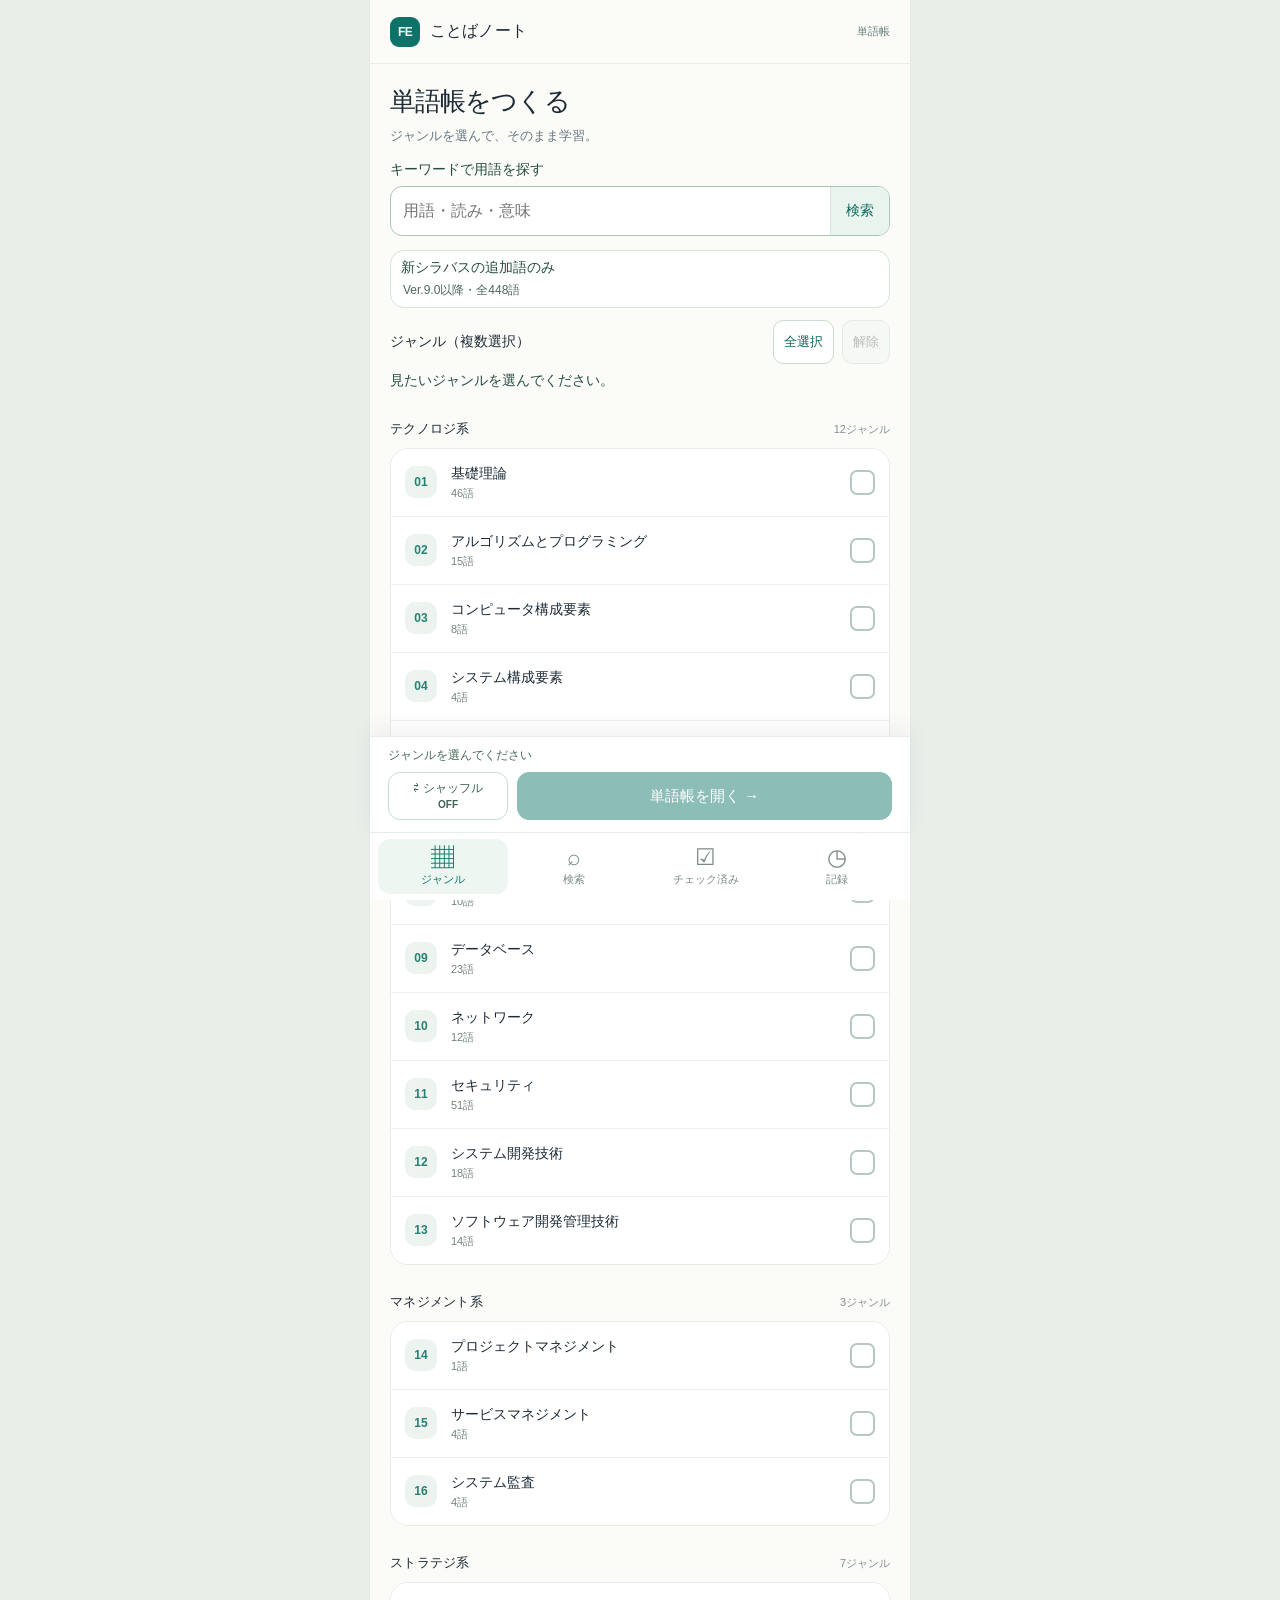
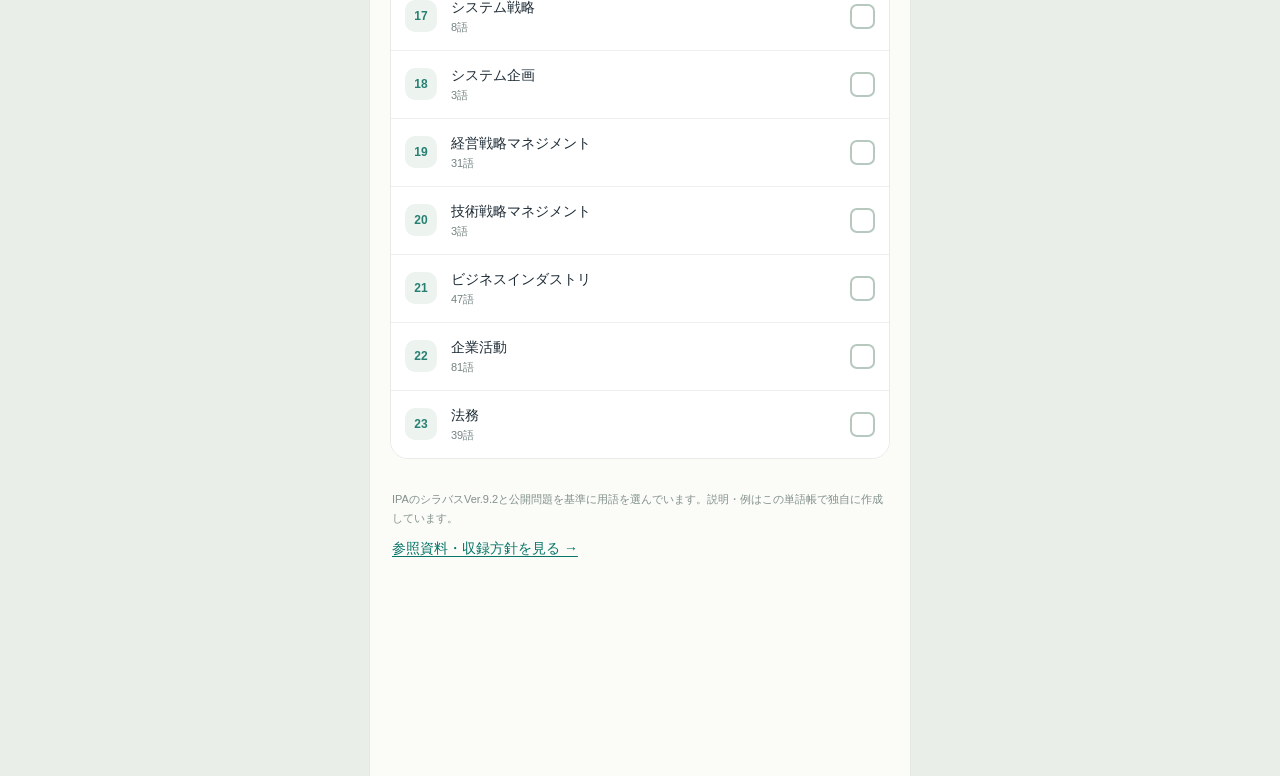
<file: index.html>
<!doctype html>
<html lang="ja">
  <head>
    <meta charset="UTF-8" />
    <meta name="viewport" content="width=device-width, initial-scale=1, viewport-fit=cover" />
    <meta name="theme-color" content="#f7f7f2" />
    <meta name="description" content="基本情報技術者試験の用語をジャンル別に確認できるスマホ用単語帳" />
    <title>FE ことばノート</title>
    <link rel="stylesheet" href="./css/style.css" />
    <script src="./data/terms.js" defer></script>
    <script src="./data/descriptions.js" defer></script>
    <script src="./data/diagrams.js" defer></script>
    <script src="./js/app.js" defer></script>
  </head>
  <body>
    <div class="app-shell">
      <header class="app-header" id="app-header"></header>
      <main id="app-main" tabindex="-1"></main>
      <nav class="bottom-nav" id="bottom-nav" aria-label="メインメニュー"></nav>
      <div class="toast" id="toast" role="status" aria-live="polite"></div>
    </div>
  </body>
</html>
</file>
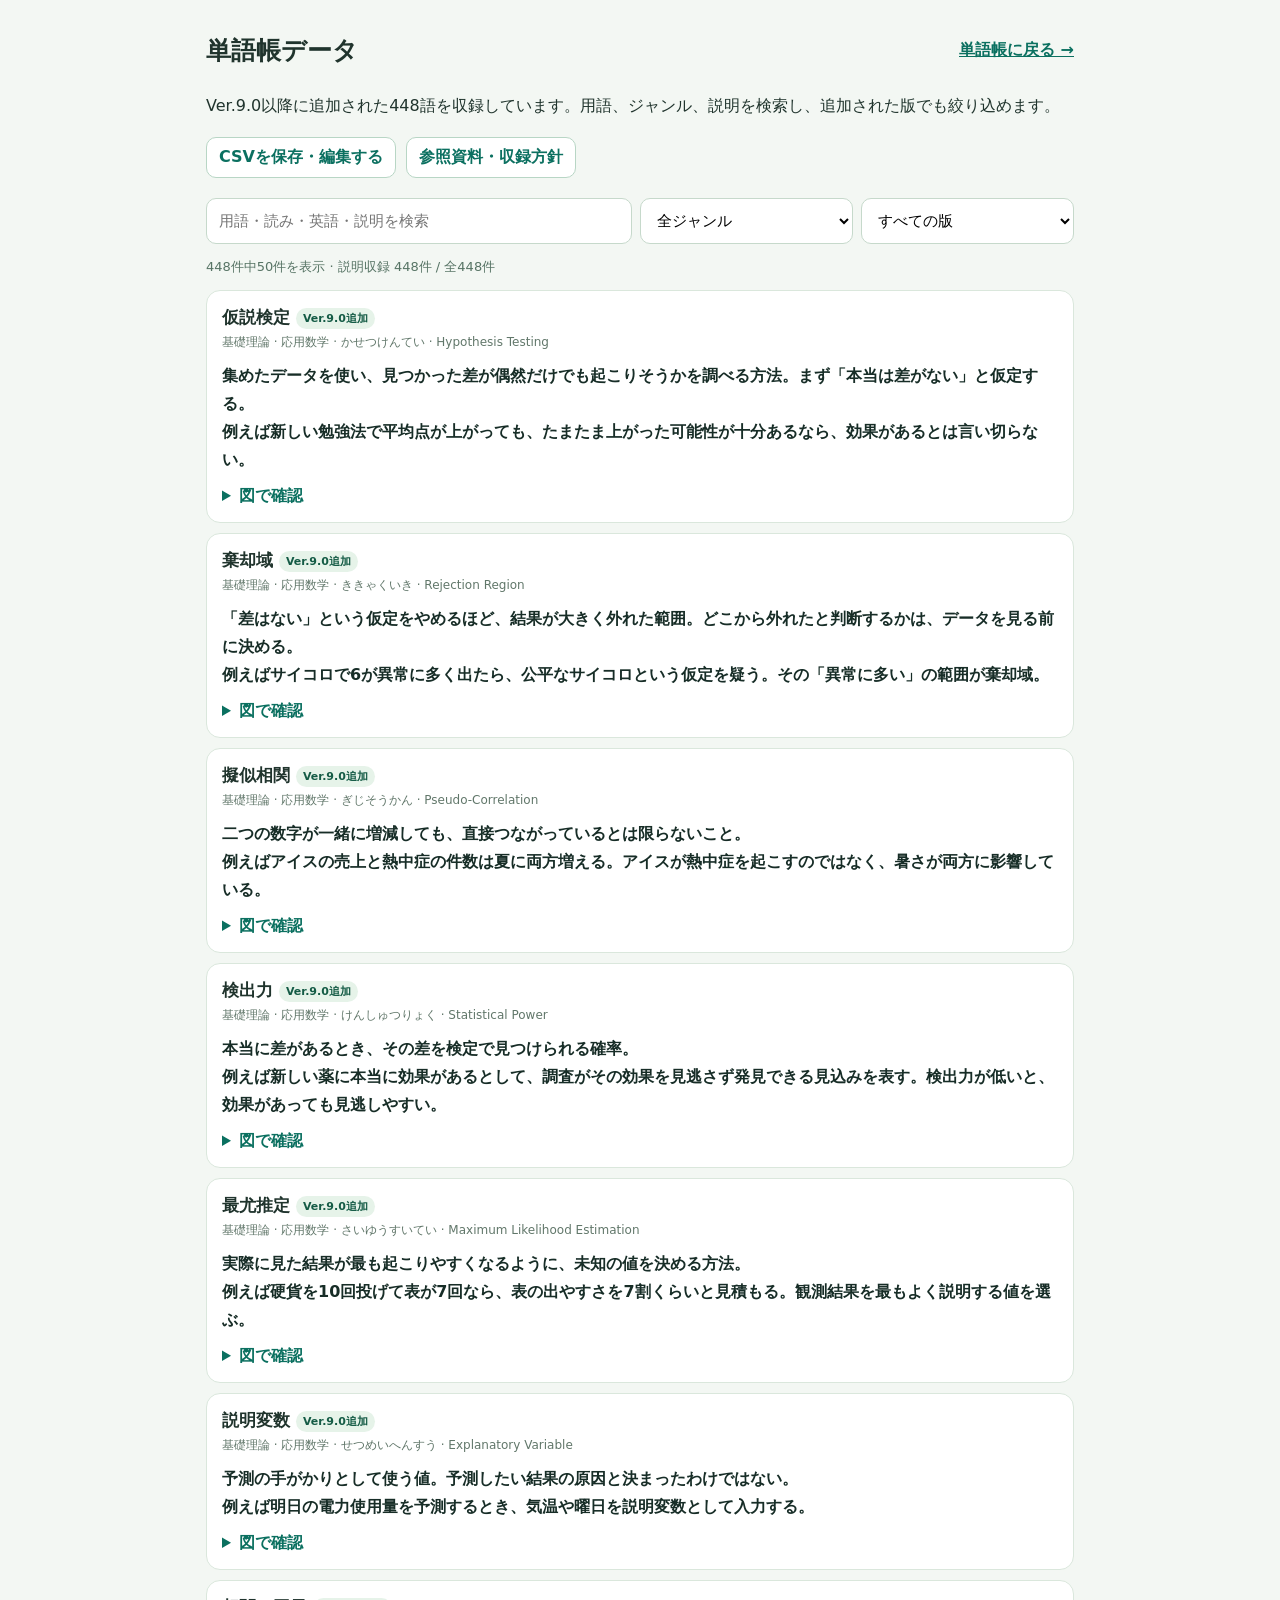
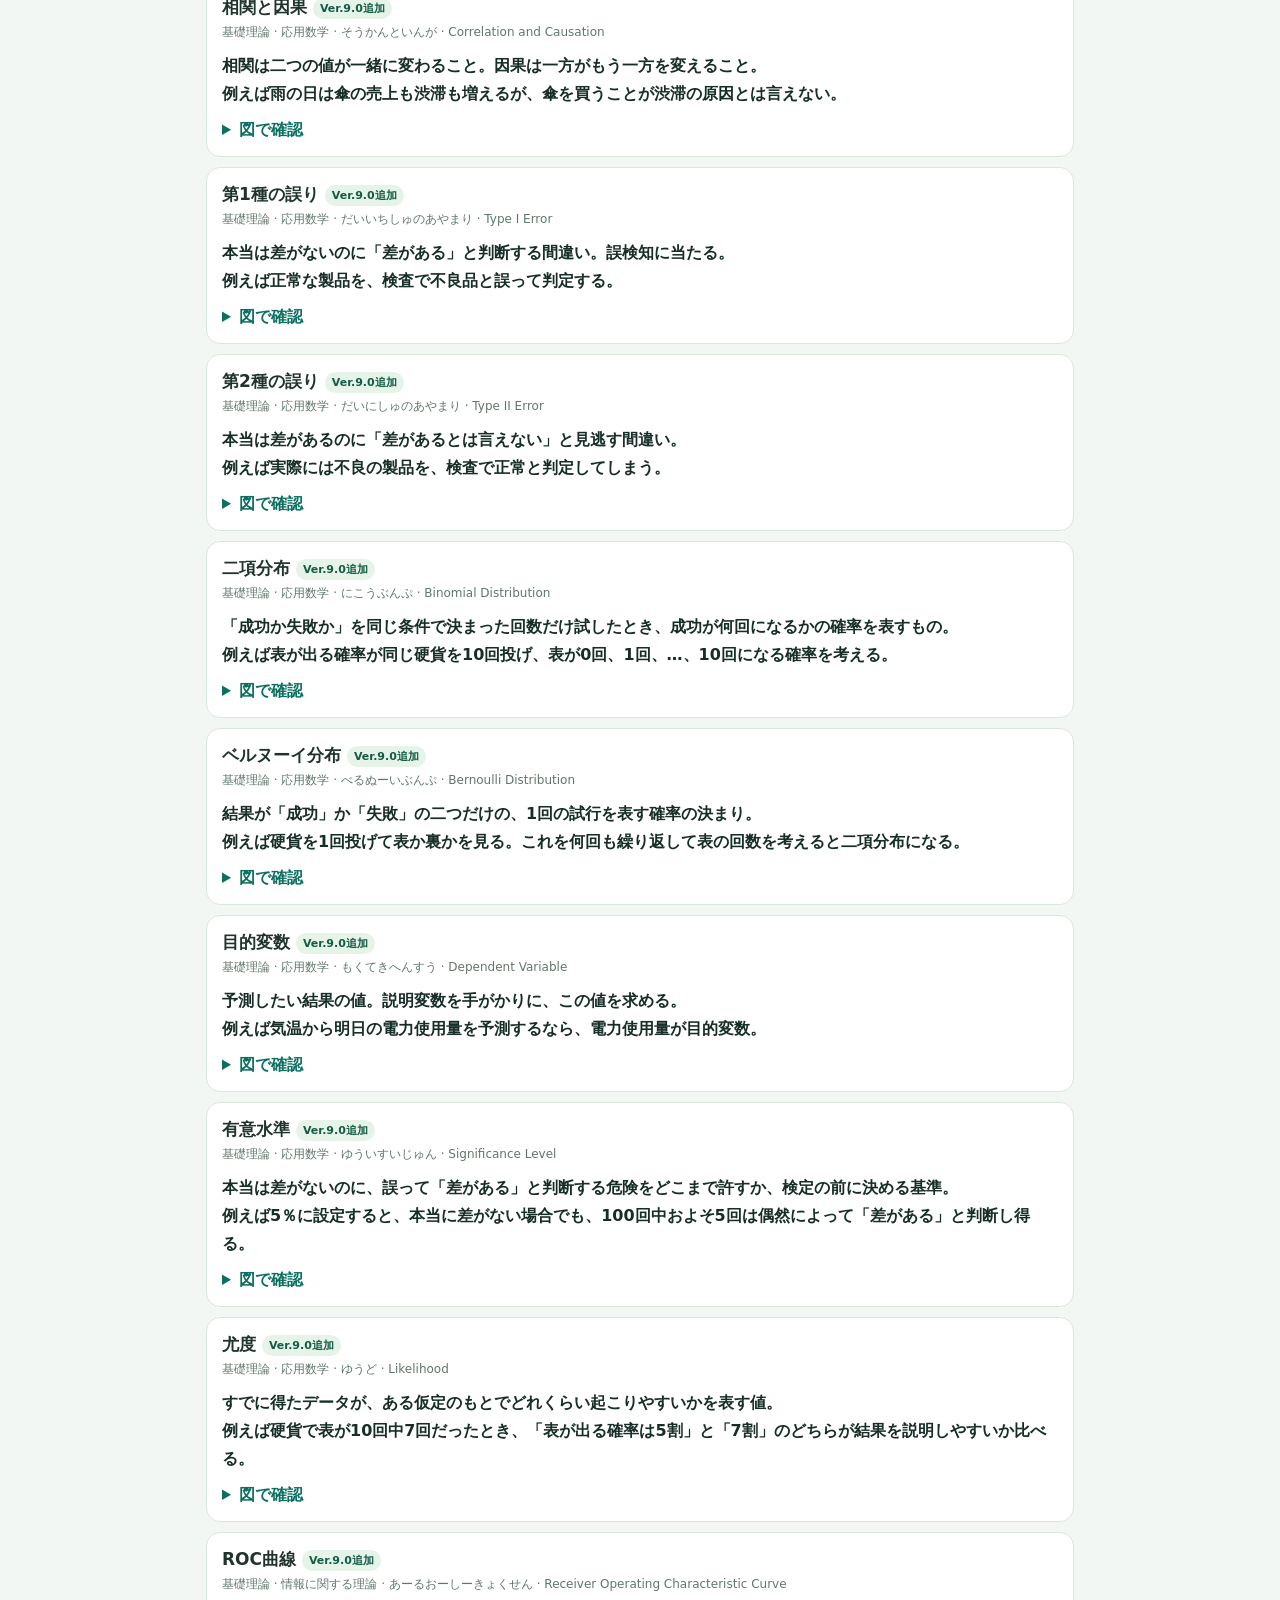
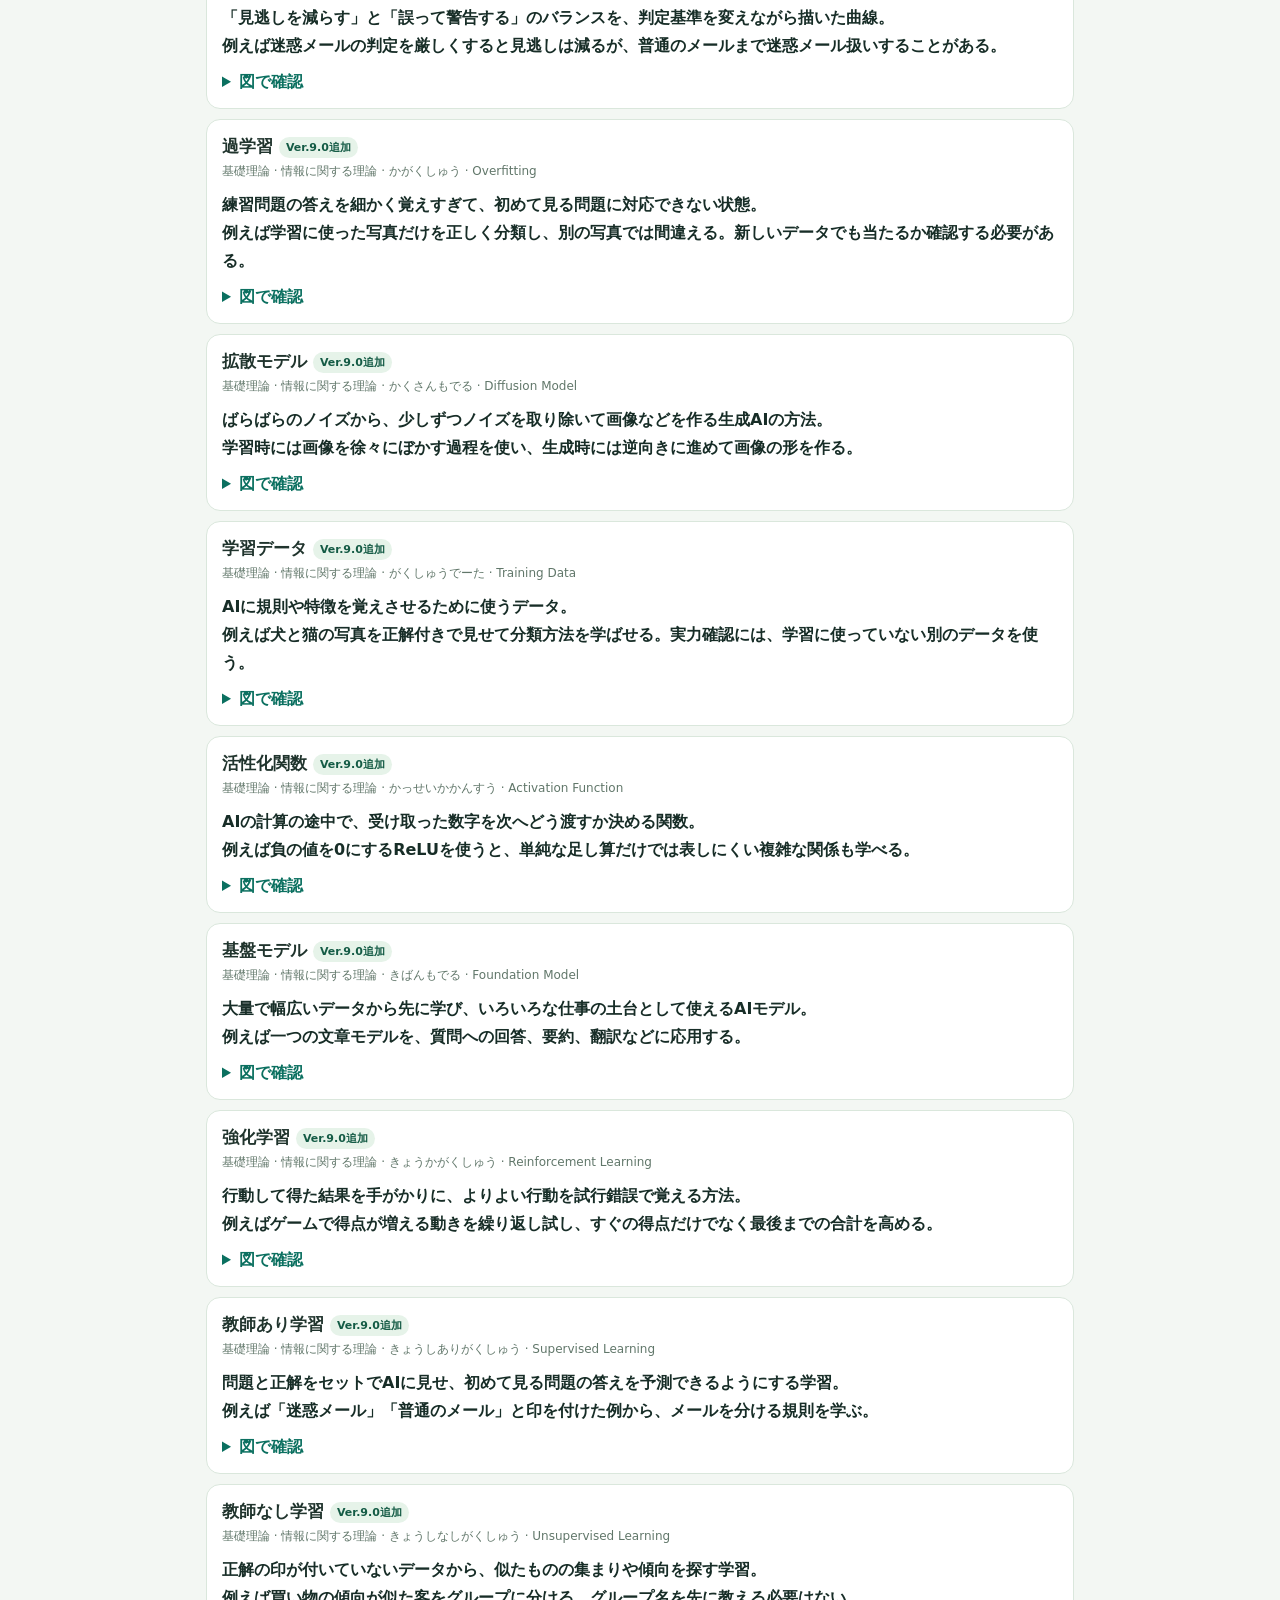
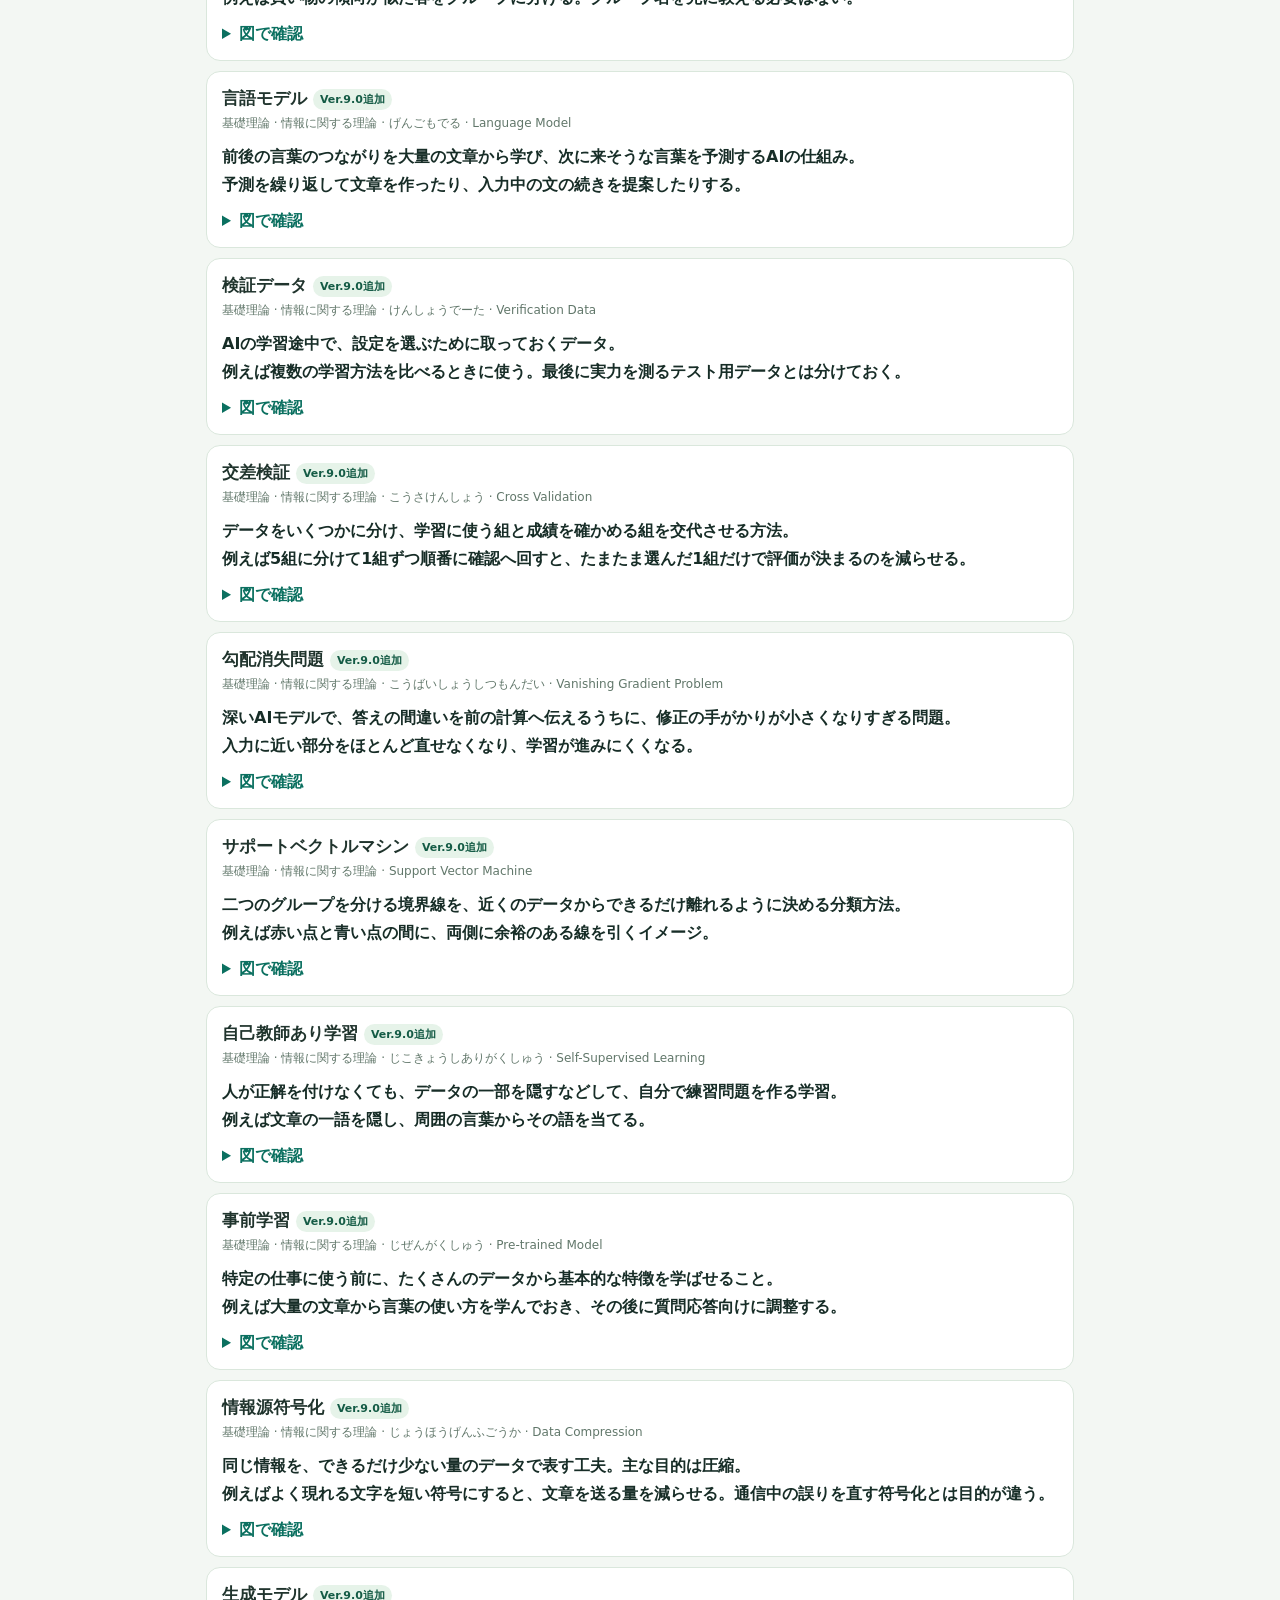
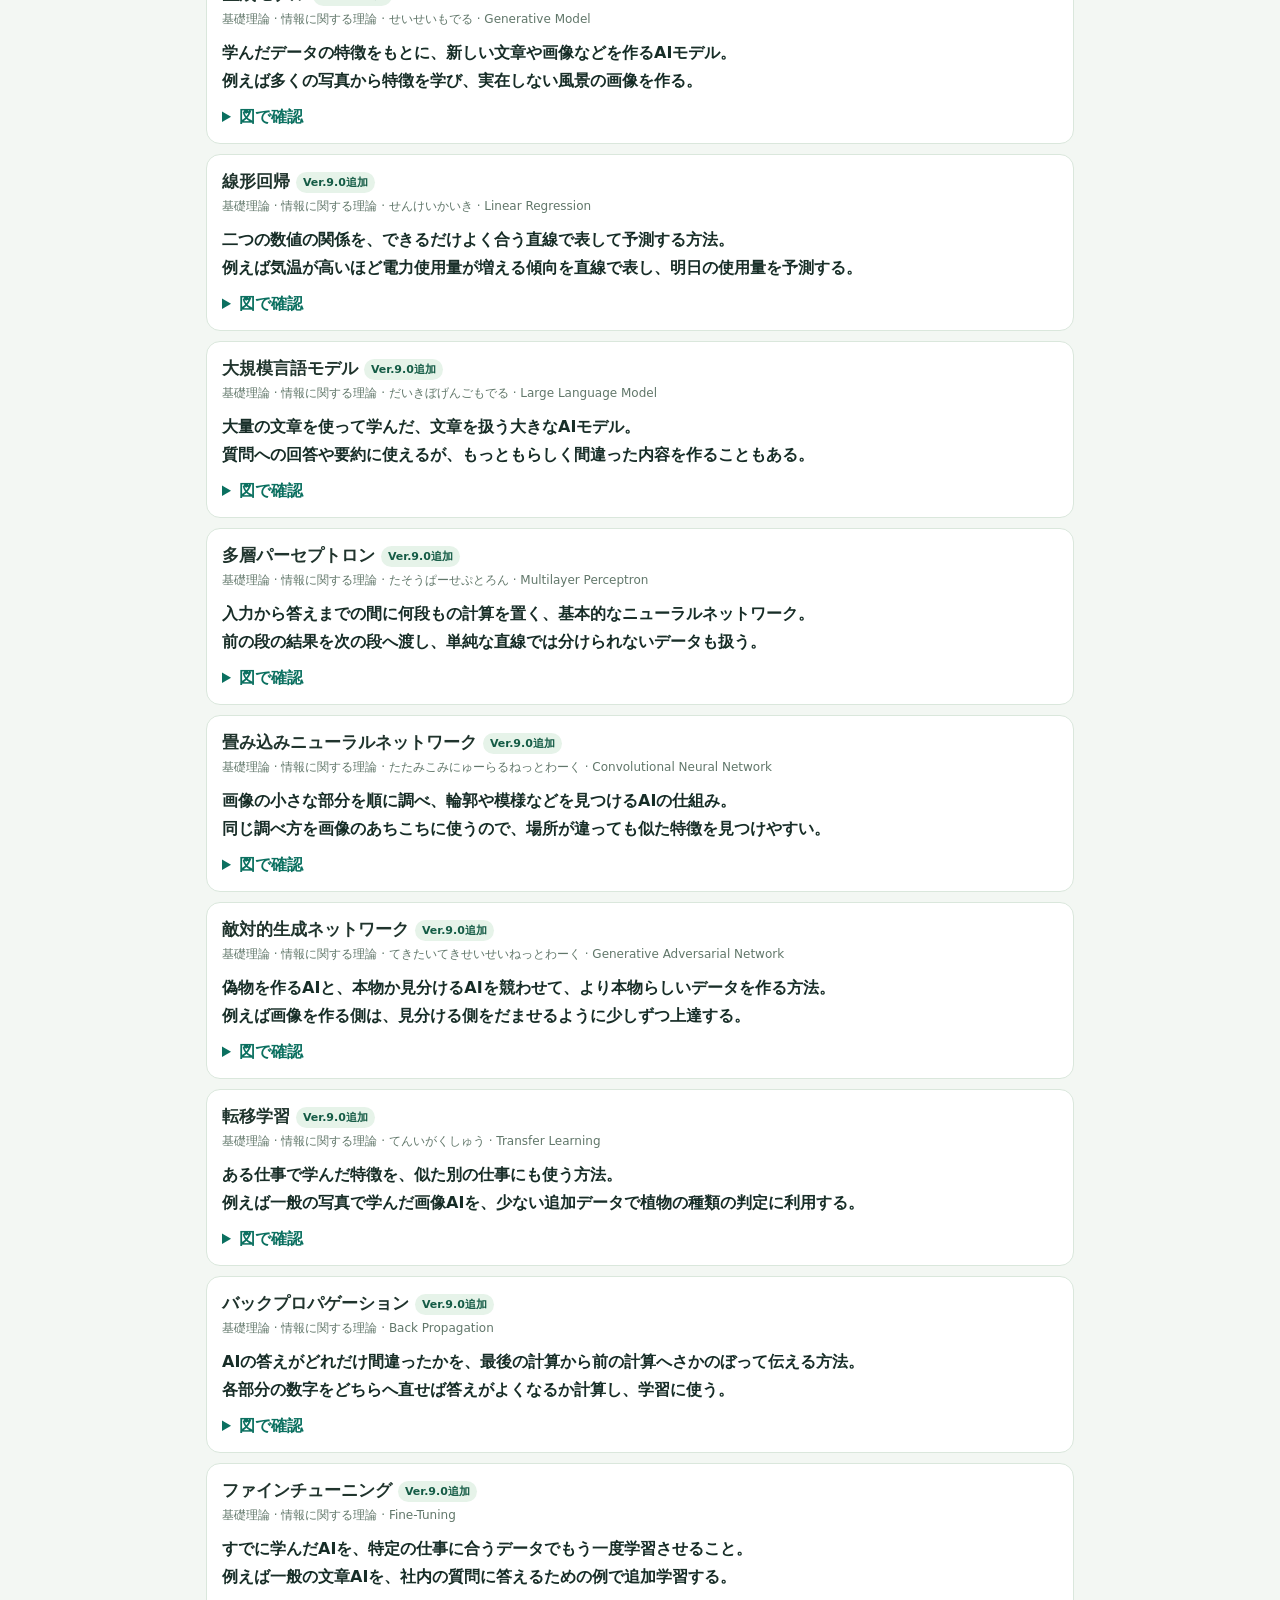
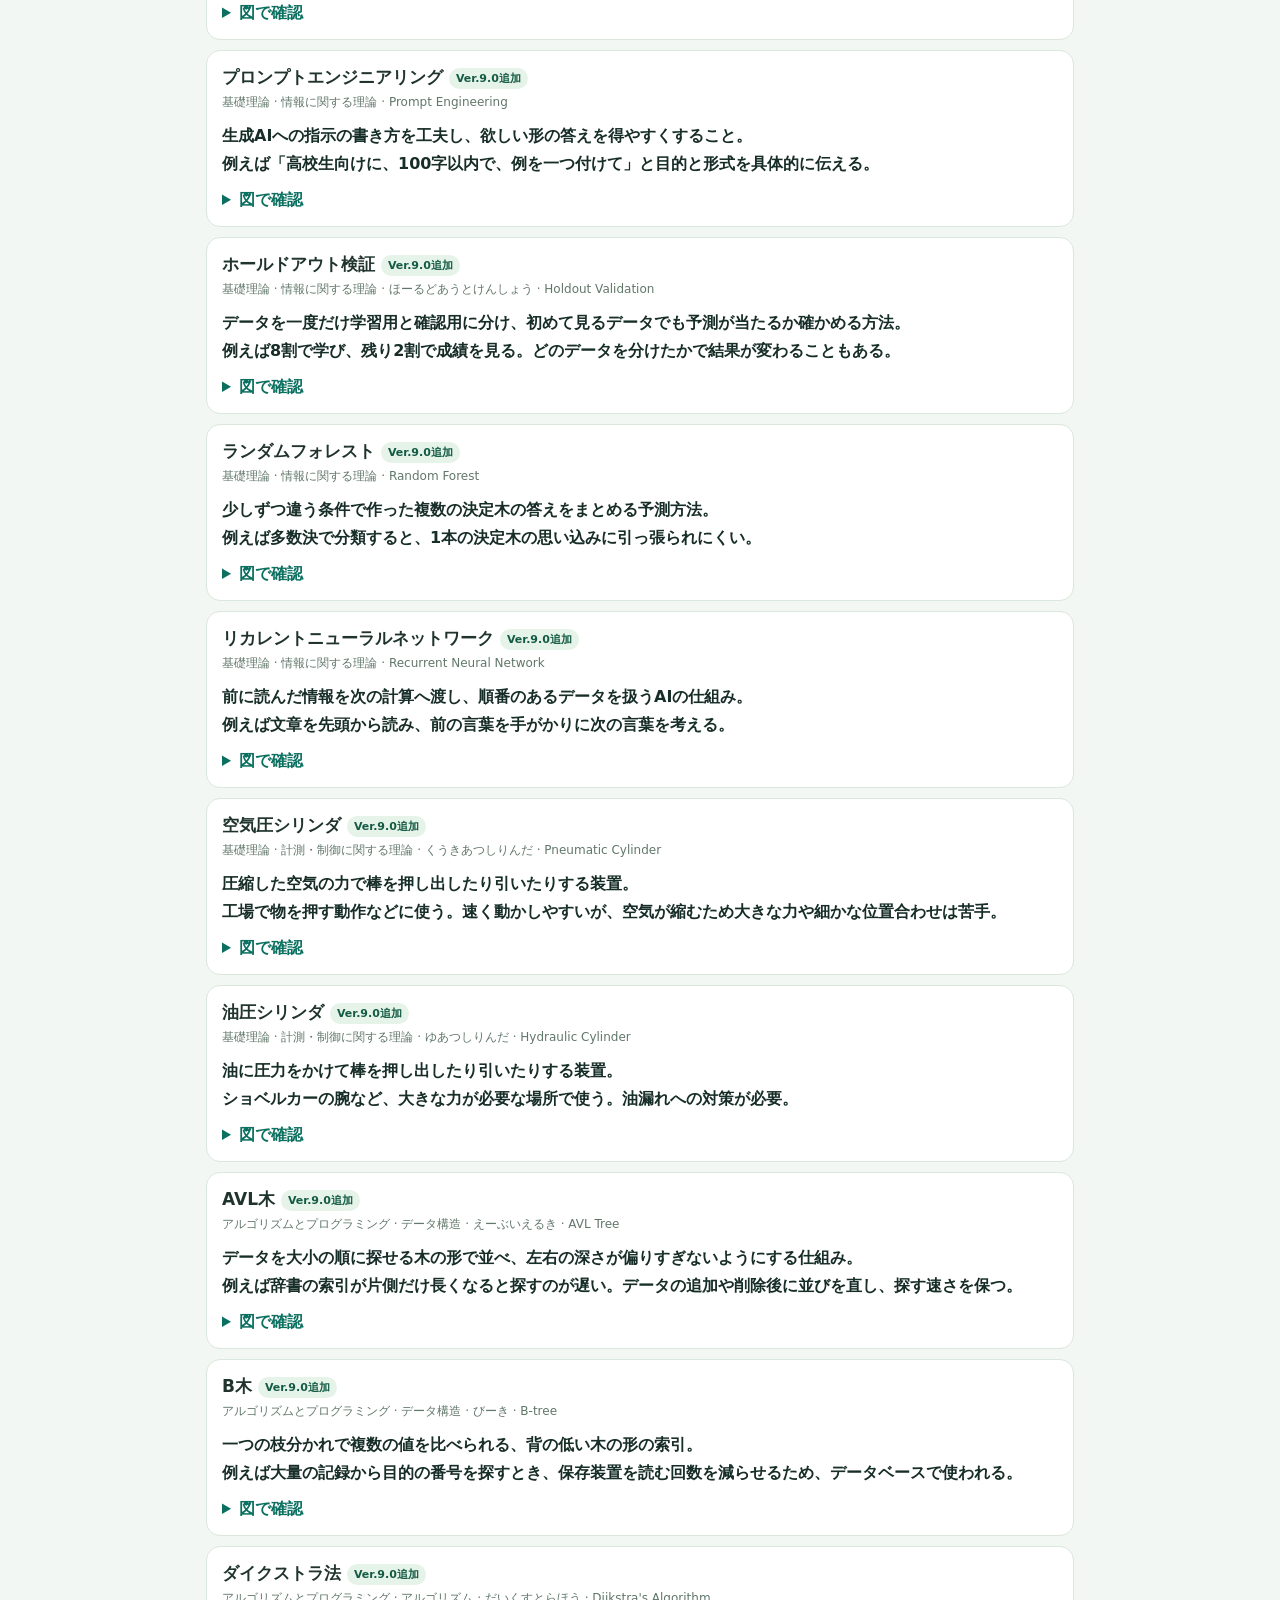
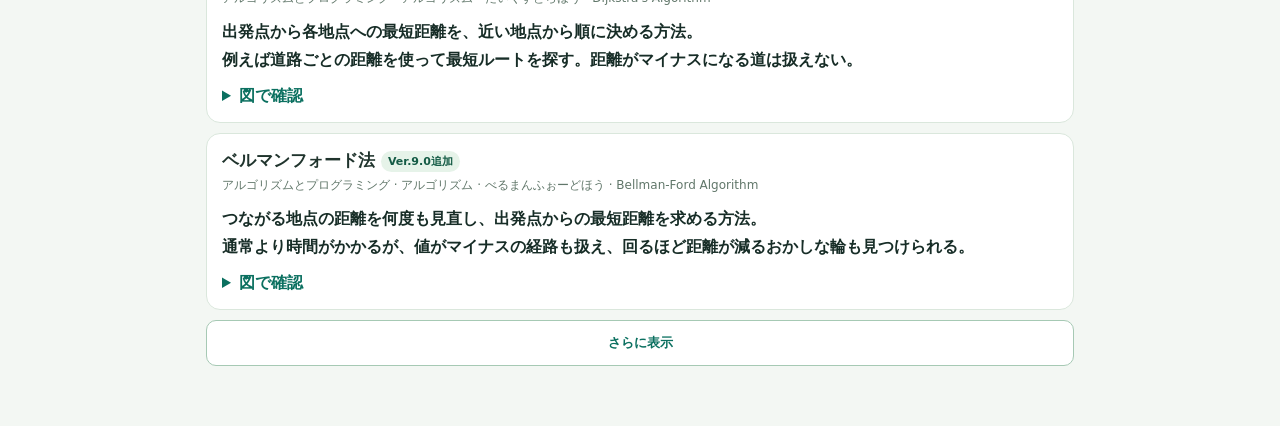
<file: database.html>
<!doctype html>
<html lang="ja">
<head>
  <meta charset="utf-8">
  <meta name="viewport" content="width=device-width, initial-scale=1">
  <title>単語帳データベース | FE ことばノート</title>
  <style>
    :root{font-family:system-ui,"Hiragino Sans",Meiryo,sans-serif;color:#20342d;background:#f3f7f3}*{box-sizing:border-box}body{margin:0}main{max-width:900px;margin:auto;padding:24px 16px 60px}h1{font-size:25px;margin:10px 0}p{line-height:1.6}.top{display:flex;justify-content:space-between;gap:12px;align-items:center;flex-wrap:wrap}.top a,.downloads a{color:#0b7060;font-weight:700}.downloads{display:flex;gap:10px;flex-wrap:wrap;margin:18px 0}.downloads a{border:1px solid #b8d6c5;background:white;border-radius:10px;padding:9px 12px;text-decoration:none}.filters{display:grid;grid-template-columns:2fr 1fr 1fr;gap:8px;margin:20px 0 12px}input,select{width:100%;min-height:46px;border:1px solid #c6d9cb;border-radius:10px;background:white;padding:8px 12px;font:inherit;font-size:15px}.status{font-size:13px;color:#577465}.row{background:white;border:1px solid #dae7dc;border-radius:14px;padding:15px;margin:10px 0}.row h2{font-size:17px;margin:0 0 5px}.meta{font-size:12px;color:#61776a}.description{font-size:16px;line-height:1.75;margin:11px 0;color:#172d27;font-weight:600}.missing{color:#8b5b50}.added-tag{display:inline-block;vertical-align:middle;border-radius:999px;background:#e6f3e9;color:#145b45;font-size:11px;font-weight:700;padding:3px 7px;white-space:nowrap}.more{width:100%;min-height:46px;border:1px solid #a6c9b4;border-radius:10px;background:white;color:#0b7060;font-weight:700}@media(max-width:560px){.filters{grid-template-columns:1fr}}
    .description{white-space:pre-line;overflow-wrap:anywhere}
    .diagram-toggle{margin-top:12px;color:#0b7060;font-weight:700;cursor:pointer}
    .diagram-view{max-width:100%;overflow-x:auto;margin-top:10px}
    .diagram-view img{display:block;width:100%;height:auto;max-width:720px}
  </style>
  <script src="./data/terms.js" defer></script>
  <script src="./data/descriptions.js" defer></script>
  <script src="./data/diagrams.js" defer></script>
  <script src="./js/database.js" defer></script>
</head>
<body><main>
  <div class="top"><h1>単語帳データ</h1><a href="./index.html">単語帳に戻る →</a></div>
  <p>Ver.9.0以降に追加された448語を収録しています。用語、ジャンル、説明を検索し、追加された版でも絞り込めます。</p>
  <div class="downloads"><a href="./data/vocabulary.csv" download>CSVを保存・編集する</a><a href="./sources.html">参照資料・収録方針</a></div>
  <div class="filters"><input id="query" type="search" placeholder="用語・読み・英語・説明を検索" aria-label="用語を検索"><select id="category" aria-label="ジャンルを選択"><option value="">全ジャンル</option></select><select id="version" aria-label="追加されたシラバスの版"><option value="">すべての版</option><option value="9.0">Ver.9.0追加</option><option value="9.1">Ver.9.1追加</option><option value="9.2">Ver.9.2追加</option></select></div>
  <p id="status" class="status" role="status"></p><div id="results"></div><button id="more" class="more" type="button" hidden>さらに表示</button>
</main></body></html>
</file>
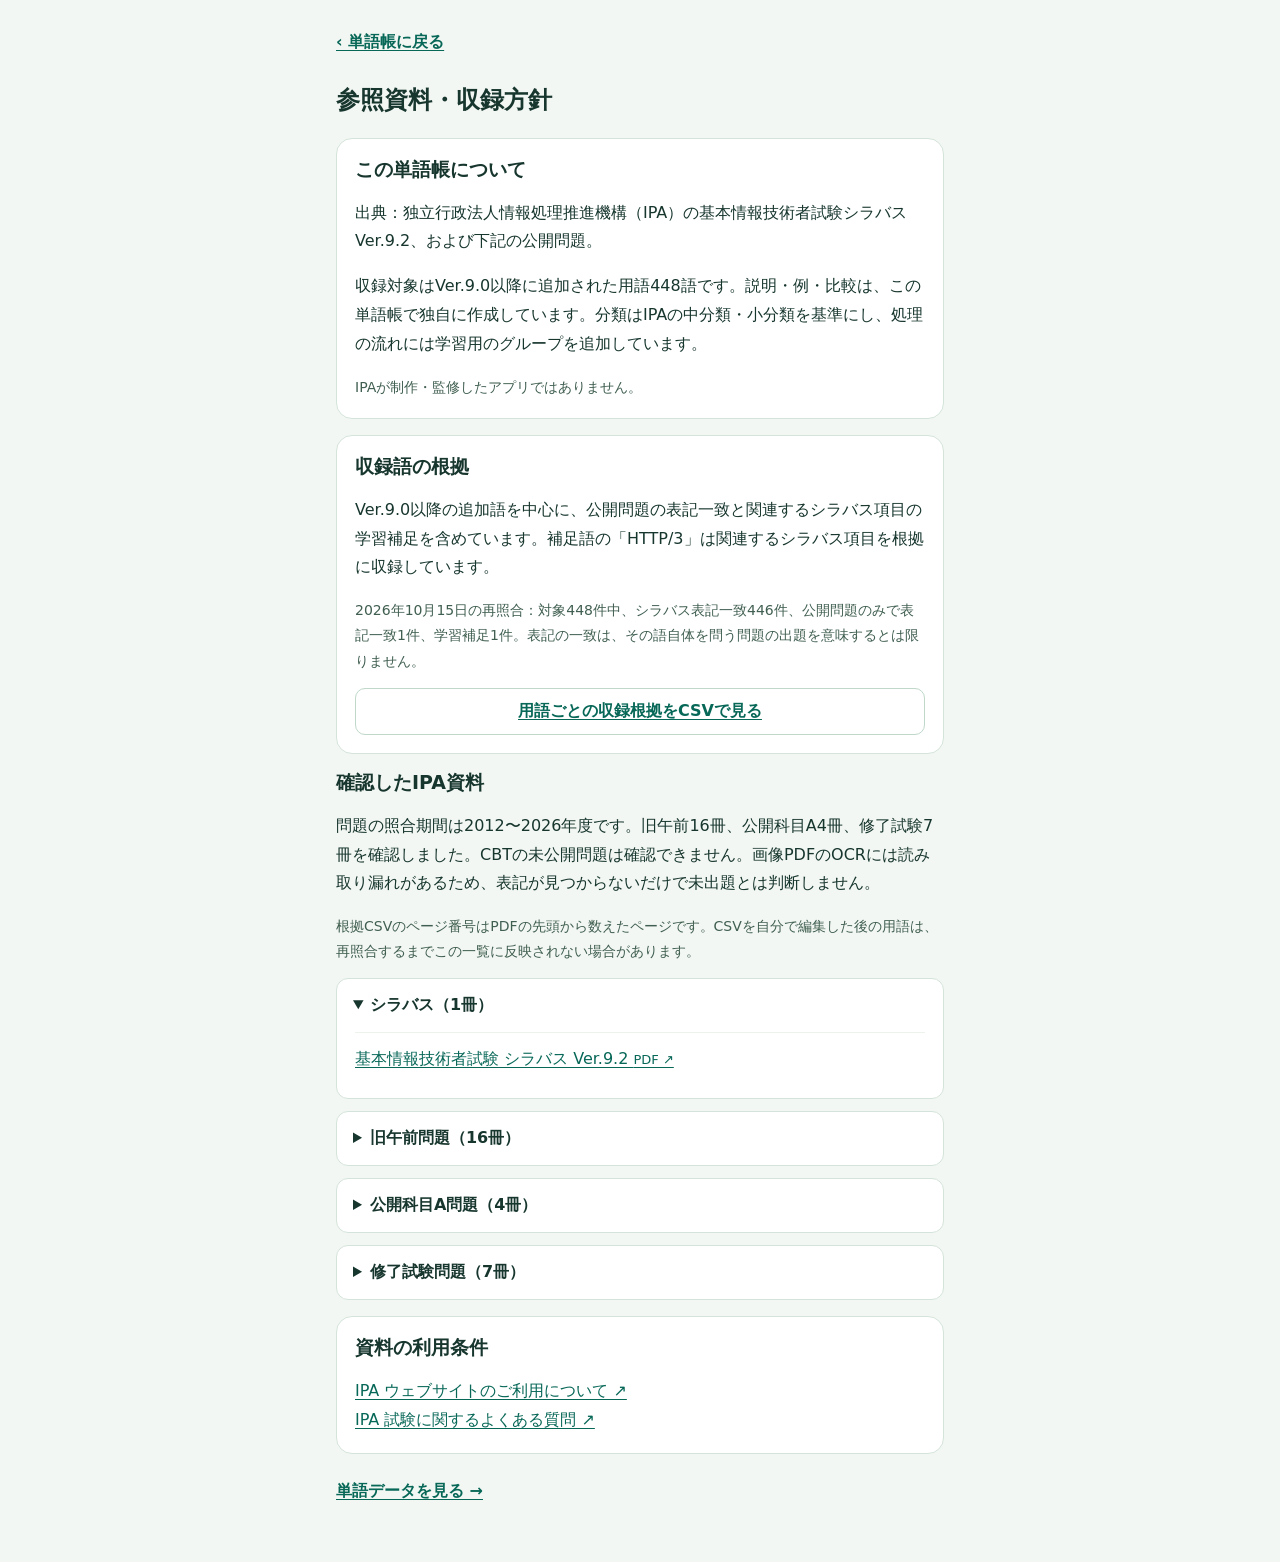
<file: sources.html>
<!doctype html>
<html lang="ja"><head><meta charset="utf-8"><meta name="viewport" content="width=device-width,initial-scale=1"><title>参照資料・収録方針 | FE ことばノート</title>
<style>
:root{font-family:system-ui,"Hiragino Sans",Meiryo,sans-serif;color:#17362e;background:#f3f7f3}*{box-sizing:border-box}body{margin:0}main{max-width:640px;margin:auto;padding:20px 16px 48px}h1{font-size:24px;line-height:1.4;margin:20px 0}h2{font-size:19px;margin:0 0 12px}p,li{font-size:16px;line-height:1.8}a{color:#086858;text-underline-offset:3px;overflow-wrap:anywhere}.back{display:inline-flex;align-items:center;min-height:44px;font-weight:700}.panel{background:#fff;border:1px solid #d4e4da;border-radius:16px;padding:18px;margin:16px 0}.panel p:last-child{margin-bottom:0}ul{padding-left:22px}li{margin:12px 0}.note{font-size:14px;color:#405f51}details{background:white;border:1px solid #d4e4da;border-radius:12px;margin:12px 0;overflow:hidden}summary{padding:16px;font-size:16px;font-weight:700;cursor:pointer;min-height:52px}details ul{margin:0;padding:0 18px 12px;list-style:none}details li{margin:0}details a{display:block;padding:12px 0;border-top:1px solid #edf2ed;min-height:44px}details span{font-size:13px;white-space:nowrap}.download{display:block;padding:12px;border:1px solid #bfd8ca;border-radius:10px;margin-top:12px;font-weight:700;text-align:center}
</style></head><body><main>
<a class="back" href="./index.html">‹ 単語帳に戻る</a><h1>参照資料・収録方針</h1>
<section class="panel"><h2>この単語帳について</h2><p>出典：独立行政法人情報処理推進機構（IPA）の基本情報技術者試験シラバスVer.9.2、および下記の公開問題。</p><p>収録対象はVer.9.0以降に追加された用語448語です。説明・例・比較は、この単語帳で独自に作成しています。分類はIPAの中分類・小分類を基準にし、処理の流れには学習用のグループを追加しています。</p><p class="note">IPAが制作・監修したアプリではありません。</p></section>
<section class="panel"><h2>収録語の根拠</h2><p>Ver.9.0以降の追加語を中心に、公開問題の表記一致と関連するシラバス項目の学習補足を含めています。補足語の「HTTP/3」は関連するシラバス項目を根拠に収録しています。</p><p class="note">2026年10月15日の再照合：対象448件中、シラバス表記一致446件、公開問題のみで表記一致1件、学習補足1件。表記の一致は、その語自体を問う問題の出題を意味するとは限りません。</p><a class="download" href="./reports/exam-vocabulary-evidence.csv" download>用語ごとの収録根拠をCSVで見る</a></section>
<section><h2>確認したIPA資料</h2><p>問題の照合期間は2012〜2026年度です。旧午前16冊、公開科目A4冊、修了試験7冊を確認しました。CBTの未公開問題は確認できません。画像PDFのOCRには読み取り漏れがあるため、表記が見つからないだけで未出題とは判断しません。</p><p class="note">根拠CSVのページ番号はPDFの先頭から数えたページです。CSVを自分で編集した後の用語は、再照合するまでこの一覧に反映されない場合があります。</p><details open><summary>シラバス（1冊）</summary><ul><li><a href="https://www.ipa.go.jp/shiken/syllabus/omgdg50000005kpe-att/syllabus_fe_ver9_2.pdf" target="_blank" rel="noopener">基本情報技術者試験 シラバス Ver.9.2 <span>PDF ↗</span></a></li></ul></details>
<details ><summary>旧午前問題（16冊）</summary><ul><li><a href="https://www.ipa.go.jp/shiken/mondai-kaiotu/gmcbt8000000ddiw-att/2019h31h_fe_am_qs.pdf" target="_blank" rel="noopener">2019年度春期 基本情報技術者試験 午前問題 <span>PDF ↗</span></a></li><li><a href="https://www.ipa.go.jp/shiken/mondai-kaiotu/gmcbt8000000dict-att/2019r01a_fe_am_qs.pdf" target="_blank" rel="noopener">2019年度秋期 基本情報技術者試験 午前問題 <span>PDF ↗</span></a></li><li><a href="https://www.ipa.go.jp/shiken/mondai-kaiotu/gmcbt8000000f01f-att/2018h30a_fe_am_qs.pdf" target="_blank" rel="noopener">2018年度秋期 基本情報技術者試験 午前問題 <span>PDF ↗</span></a></li><li><a href="https://www.ipa.go.jp/shiken/mondai-kaiotu/gmcbt8000000fabr-att/2018h30h_fe_am_qs.pdf" target="_blank" rel="noopener">2018年度春期 基本情報技術者試験 午前問題 <span>PDF ↗</span></a></li><li><a href="https://www.ipa.go.jp/shiken/mondai-kaiotu/gmcbt8000000fqpm-att/2017h29a_fe_am_qs.pdf" target="_blank" rel="noopener">2017年度秋期 基本情報技術者試験 午前問題 <span>PDF ↗</span></a></li><li><a href="https://www.ipa.go.jp/shiken/mondai-kaiotu/gmcbt8000000fzx1-att/2017h29h_fe_am_qs.pdf" target="_blank" rel="noopener">2017年度春期 基本情報技術者試験 午前問題 <span>PDF ↗</span></a></li><li><a href="https://www.ipa.go.jp/shiken/mondai-kaiotu/gmcbt8000000g6fw-att/2016h28a_fe_am_qs.pdf" target="_blank" rel="noopener">2016年度秋期 基本情報技術者試験 午前問題 <span>PDF ↗</span></a></li><li><a href="https://www.ipa.go.jp/shiken/mondai-kaiotu/gmcbt8000000gn5o-att/2016h28h_fe_am_qs.pdf" target="_blank" rel="noopener">2016年度春期 基本情報技術者試験 午前問題 <span>PDF ↗</span></a></li><li><a href="https://www.ipa.go.jp/shiken/mondai-kaiotu/gmcbt8000000gxj0-att/2015h27a_fe_am_qs.pdf" target="_blank" rel="noopener">2015年度秋期 基本情報技術者試験 午前問題 <span>PDF ↗</span></a></li><li><a href="https://www.ipa.go.jp/shiken/mondai-kaiotu/ug65p90000000f52-att/2015h27h_fe_am_qs.pdf" target="_blank" rel="noopener">2015年度春期 基本情報技術者試験 午前問題 <span>PDF ↗</span></a></li><li><a href="https://www.ipa.go.jp/shiken/mondai-kaiotu/ug65p90000000ye5-att/2014h26a_fe_am_qs.pdf" target="_blank" rel="noopener">2014年度秋期 基本情報技術者試験 午前問題 <span>PDF ↗</span></a></li><li><a href="https://www.ipa.go.jp/shiken/mondai-kaiotu/ug65p90000001dzu-att/2014h26h_fe_am_qs.pdf" target="_blank" rel="noopener">2014年度春期 基本情報技術者試験 午前問題 <span>PDF ↗</span></a></li><li><a href="https://www.ipa.go.jp/shiken/mondai-kaiotu/ug65p900000027za-att/2013h25a_fe_am_qs.pdf" target="_blank" rel="noopener">2013年度秋期 基本情報技術者試験 午前問題 <span>PDF ↗</span></a></li><li><a href="https://www.ipa.go.jp/shiken/mondai-kaiotu/ug65p90000002e6g-att/2013h25h_fe_am_qs.pdf" target="_blank" rel="noopener">2013年度春期 基本情報技術者試験 午前問題 <span>PDF ↗</span></a></li><li><a href="https://www.ipa.go.jp/shiken/mondai-kaiotu/ug65p90000002h5m-att/2012h24a_fe_am_qs.pdf" target="_blank" rel="noopener">2012年度秋期 基本情報技術者試験 午前問題 <span>PDF ↗</span></a></li><li><a href="https://www.ipa.go.jp/shiken/mondai-kaiotu/ug65p900000038er-att/2012h24h_fe_am_qs.pdf" target="_blank" rel="noopener">2012年度春期 基本情報技術者試験 午前問題 <span>PDF ↗</span></a></li></ul></details>
<details ><summary>公開科目A問題（4冊）</summary><ul><li><a href="https://www.ipa.go.jp/shiken/mondai-kaiotu/sg_fe/koukai/eid2eo0000007g1d-att/2024r06_fe_kamoku_a_qs.pdf" target="_blank" rel="noopener">2024年度 基本情報技術者試験 公開科目A問題 <span>PDF ↗</span></a></li><li><a href="https://www.ipa.go.jp/shiken/mondai-kaiotu/sg_fe/koukai/rcu1hd0000012qj6-att/2026r08_fe_kamoku_a_qs.pdf" target="_blank" rel="noopener">2026年度 基本情報技術者試験 公開科目A問題 <span>PDF ↗</span></a></li><li><a href="https://www.ipa.go.jp/shiken/mondai-kaiotu/sg_fe/koukai/t6hhco0000003zx0-att/2023r05_fe_kamoku_a_qs.pdf" target="_blank" rel="noopener">2023年度 基本情報技術者試験 公開科目A問題 <span>PDF ↗</span></a></li><li><a href="https://www.ipa.go.jp/shiken/mondai-kaiotu/sg_fe/koukai/tbl5kb0000005r9r-att/2025r07_fe_kamoku_a_qs.pdf" target="_blank" rel="noopener">2025年度 基本情報技術者試験 公開科目A問題 <span>PDF ↗</span></a></li></ul></details>
<details ><summary>修了試験問題（7冊）</summary><ul><li><a href="https://www.ipa.go.jp/shiken/about/gmcbt800000077l9-att/tokurei_Mondai_20250608_FE.pdf" target="_blank" rel="noopener">2025年6月8日 修了試験問題 <span>PDF ↗</span></a></li><li><a href="https://www.ipa.go.jp/shiken/about/ug65p90000001bq0-att/tokurei_Mondai_20180610_FE.pdf" target="_blank" rel="noopener">2018年6月10日 修了試験問題 <span>PDF ↗</span></a></li><li><a href="https://www.ipa.go.jp/shiken/about/ug65p90000001bq0-att/tokurei_Mondai_20200126_FE.pdf" target="_blank" rel="noopener">2020年1月26日 修了試験問題 <span>PDF ↗</span></a></li><li><a href="https://www.ipa.go.jp/shiken/about/ug65p90000001bq0-att/tokurei_Mondai_20200726_FE.pdf" target="_blank" rel="noopener">2020年7月26日 修了試験問題 <span>PDF ↗</span></a></li><li><a href="https://www.ipa.go.jp/shiken/about/ug65p90000001bq0-att/tokurei_Mondai_20201213_FE.pdf" target="_blank" rel="noopener">2020年12月13日 修了試験問題 <span>PDF ↗</span></a></li><li><a href="https://www.ipa.go.jp/shiken/about/ug65p90000001bq0-att/tokurei_Mondai_20230122_FE.pdf" target="_blank" rel="noopener">2023年1月22日 修了試験問題 <span>PDF ↗</span></a></li><li><a href="https://www.ipa.go.jp/shiken/about/ug65p90000001fci-att/tokurei_Mondai_20130623_FE.pdf" target="_blank" rel="noopener">2013年6月23日 修了試験問題 <span>PDF ↗</span></a></li></ul></details></section>
<section class="panel"><h2>資料の利用条件</h2><p><a href="https://www.ipa.go.jp/siteinfo.html" target="_blank" rel="noopener">IPA ウェブサイトのご利用について ↗</a><br><a href="https://www.ipa.go.jp/shiken/faq.html" target="_blank" rel="noopener">IPA 試験に関するよくある質問 ↗</a></p></section>
<a class="back" href="./database.html">単語データを見る →</a>
</main></body></html>
</file>
<file: css/style.css>
:root{font-family:-apple-system,BlinkMacSystemFont,"Hiragino Kaku Gothic ProN","Hiragino Sans","Yu Gothic",Meiryo,sans-serif;color:#1d2b35;background:#f7f7f2;font-synthesis:none}
*{box-sizing:border-box}html{scroll-behavior:smooth}body{margin:0;min-width:320px}button,input,select{font:inherit}button{cursor:pointer}a{color:inherit}.app-shell{min-height:100dvh;max-width:540px;margin:auto;background:#fbfbf8;box-shadow:0 0 0 1px #e5e9e6;position:relative}.app-header{height:64px;padding:0 20px;display:flex;align-items:center;justify-content:space-between;background:#fbfbf8;position:sticky;top:0;z-index:20;border-bottom:1px solid #e9ece7}.brand{display:flex;align-items:center;gap:10px;text-decoration:none;font-weight:800;letter-spacing:.01em}.brand-mark{width:30px;height:30px;border-radius:9px;background:#0d7267;color:white;display:grid;place-items:center;font-size:12px;letter-spacing:-.05em}.brand-title{font-size:16px}.header-note{font-size:11px;color:#66807e;font-weight:700}main{padding:0 20px 112px;outline:none}.eyebrow{margin:0;color:#0b796a;font-size:11px;letter-spacing:.12em;font-weight:800}.page-head{padding:28px 0 22px}.page-head h1{font-size:28px;line-height:1.35;letter-spacing:-.035em;margin:8px 0 7px}.page-head p:last-child{color:#687780;font-size:13px;line-height:1.6;margin:0}.hero{background:#e8f3ee;border-radius:18px;padding:20px;margin:4px 0 26px;display:flex;align-items:flex-start;gap:14px}.hero-icon{width:44px;height:44px;border-radius:13px;background:#cde8dc;display:grid;place-items:center;flex:none;color:#127768;font-size:22px}.hero strong{display:block;font-size:15px;margin:1px 0 5px}.hero p{margin:0;color:#50716b;font-size:12px;line-height:1.55}.section-title{display:flex;align-items:baseline;justify-content:space-between;margin:28px 0 10px}.section-title h2{font-size:13px;letter-spacing:.02em;margin:0}.section-title span{font-size:11px;color:#82908e}.genre-list,.word-list,.history-list{list-style:none;padding:0;margin:0}.genre-list{background:white;border:1px solid #e7ece8;border-radius:18px;overflow:hidden}.genre-item+.genre-item,.word-item+.word-item,.history-item+.history-item{border-top:1px solid #edf0ed}.genre-button{width:100%;border:0;background:white;padding:14px 14px;display:grid;grid-template-columns:34px minmax(0,1fr) auto;align-items:center;gap:12px;text-align:left;min-height:67px;color:#1d2b35}.genre-button:active,.word-open:active{background:#f2f8f4}.genre-number{width:32px;height:32px;display:grid;place-items:center;border-radius:10px;background:#edf4f0;color:#278071;font-size:12px;font-weight:800}.genre-main{min-width:0}.genre-name{display:block;font-size:14px;font-weight:750;line-height:1.4;overflow-wrap:anywhere}.genre-count{display:block;margin-top:3px;font-size:11px;color:#73827f}.genre-right{display:flex;align-items:center;gap:6px;font-size:12px;color:#0e7869;font-weight:750;white-space:nowrap}.chevron{font-size:18px;color:#a1aeaa;font-weight:400}.bottom-nav{position:fixed;bottom:0;width:min(100%,540px);height:calc(68px + env(safe-area-inset-bottom));padding:6px 12px calc(6px + env(safe-area-inset-bottom));display:grid;grid-template-columns:repeat(3,1fr);gap:4px;background:rgba(255,255,255,.97);border-top:1px solid #e6ece8;z-index:30;backdrop-filter:blur(12px)}.bottom-nav[hidden]{display:none}.nav-button{border:0;background:transparent;border-radius:12px;display:flex;flex-direction:column;align-items:center;justify-content:center;gap:3px;color:#7c8a87;font-size:11px;font-weight:700;min-height:52px}.nav-button.active{color:#0b7669;background:#eef6f2}.nav-icon{font-size:20px;line-height:1}.back-link{border:0;background:none;color:#0f7568;font-size:12px;font-weight:750;padding:4px 0;display:flex;align-items:center;gap:6px;min-height:32px}.list-heading{display:flex;align-items:flex-end;justify-content:space-between;gap:12px}.list-heading h1{font-size:25px}.count-badge{font-size:11px;font-weight:750;color:#0c776a;background:#e7f3ed;padding:6px 9px;border-radius:999px;white-space:nowrap;margin-bottom:8px}.search-box{display:flex;align-items:center;gap:9px;background:white;border:1px solid #dfe8e3;border-radius:13px;padding:0 13px;height:48px;color:#84938f}.search-box:focus-within{border-color:#128074;box-shadow:0 0 0 3px #d7ece4}.search-box input{border:0;outline:none;min-width:0;width:100%;background:transparent;color:#20313a;font-size:15px}.search-box input::placeholder{color:#9ba9a4}.filters{display:flex;gap:8px;margin:14px 0 16px;align-items:center}.filter-select{height:40px;min-width:0;flex:1;border:1px solid #dde6e1;background:#fff;color:#35514c;border-radius:10px;padding:0 9px;font-size:12px;font-weight:650}.filter-chip{height:40px;border:1px solid #dde6e1;background:#fff;border-radius:10px;padding:0 11px;font-size:12px;font-weight:700;white-space:nowrap;color:#55706b}.filter-chip.active{background:#137668;border-color:#137668;color:white}.result-count{font-size:12px;color:#7a8985;margin:0 0 8px}.word-group{margin:24px 0}.word-group h2{font-size:13px;margin:0 0 9px;display:flex;align-items:center;gap:8px}.word-group h2 span{font-size:11px;color:#899892;font-weight:500}.word-list{background:white;border:1px solid #e7ece8;border-radius:16px;overflow:hidden}.word-item{display:flex;align-items:stretch;min-height:65px}.word-open{flex:1;min-width:0;border:0;background:white;text-align:left;padding:12px 10px 12px 14px;color:#21313b}.word-name{font-size:15px;font-weight:700;line-height:1.4;overflow-wrap:anywhere}.word-sub{display:block;color:#83918d;font-size:11px;margin-top:4px;overflow:hidden;text-overflow:ellipsis;white-space:nowrap}.check-button{width:62px;flex:none;border:0;border-left:1px solid #f0f2f0;background:white;color:#87948f;display:flex;flex-direction:column;align-items:center;justify-content:center;gap:1px;font-size:9px;font-weight:750}.check-button .check-symbol{display:grid;place-items:center;width:26px;height:26px;border:2px solid #bccac3;border-radius:8px;font-size:17px;line-height:1}.check-button.checked{color:#0a7768;background:#f0f8f4}.check-button.checked .check-symbol{border-color:#0b7669;background:#0b7669;color:white}.more-button,.outline-button,.primary-button{min-height:46px;border-radius:12px;font-size:13px;font-weight:800;padding:0 17px}.more-button{width:100%;background:white;border:1px solid #dce7e1;color:#0f7467;margin-top:6px}.outline-button{background:white;border:1px solid #c9ddd3;color:#0f7467}.primary-button{background:#0f7769;border:1px solid #0f7769;color:white}.muted-note{font-size:11px;color:#82908b;line-height:1.6}.empty{margin:30px 0;background:#f2f7f3;border:1px solid #e2ebe5;border-radius:16px;padding:28px 20px;text-align:center}.empty-symbol{font-size:27px;color:#75a99d}.empty strong{display:block;font-size:15px;margin:9px 0 6px}.empty p{font-size:12px;line-height:1.6;margin:0;color:#6e817b}.detail-wrap{padding-top:20px}.detail-card{background:white;border:1px solid #e4ebe5;border-radius:20px;padding:23px 20px;margin:18px 0}.tag{display:inline-flex;background:#ecf5f0;color:#0e7567;border-radius:999px;padding:6px 10px;font-size:11px;font-weight:800}.detail-card h1{font-size:27px;line-height:1.4;margin:16px 0 5px;overflow-wrap:anywhere}.detail-category{color:#73847e;font-size:12px;margin:0}.detail-divider{height:1px;background:#ebefea;margin:22px 0}.detail-label{color:#758681;font-size:11px;font-weight:800;letter-spacing:.05em;margin:0 0 7px}.detail-copy{font-size:16px;line-height:1.75;margin:0 0 18px;color:#172d27;font-weight:600}.source-button{display:flex;align-items:center;justify-content:space-between;text-decoration:none;padding:15px 16px;border-radius:12px;background:#eef6f1;color:#0b6e62;font-size:13px;font-weight:800;min-height:52px}.detail-footer{position:fixed;bottom:0;width:min(100%,540px);padding:11px 20px calc(11px + env(safe-area-inset-bottom));background:rgba(255,255,255,.97);border-top:1px solid #e6ece8;display:flex;gap:9px;z-index:30}.detail-footer .outline-button{width:31%}.detail-footer .primary-button{flex:1}.detail-footer .primary-button.is-checked{background:#e8f4ee;color:#0b7568}.stats-card{background:#e7f3ed;border-radius:20px;padding:20px;display:flex;align-items:flex-end;justify-content:space-between;margin-bottom:20px}.stats-card strong{display:block;font-size:32px;line-height:1;color:#0b7669}.stats-card small{font-size:12px;color:#54766c}.stats-card span{color:#74a796;font-size:35px}.profile-bar{display:flex;gap:8px;align-items:center;margin:20px 0}.profile-bar select{flex:1;min-width:0;height:44px;border:1px solid #dbe6df;border-radius:11px;background:white;padding:0 10px;color:#263d36}.profile-bar button{height:44px}.record-section{margin-top:27px}.history-list{background:white;border:1px solid #e5ebe5;border-radius:16px;overflow:hidden}.history-item{padding:12px 14px;display:flex;align-items:center;justify-content:space-between;gap:10px}.history-item strong{display:block;font-size:13px;font-weight:700}.history-item small{display:block;margin-top:4px;color:#889691;font-size:11px}.history-action{font-size:11px;font-weight:750;color:#0e7769;white-space:nowrap}.history-action.off{color:#7d8b86}.action-grid{display:grid;grid-template-columns:1fr 1fr;gap:9px;margin:12px 0}.action-grid button{padding:8px}.text-danger{border:0;background:none;color:#a95a56;font-size:12px;padding:12px 0}.toast{position:fixed;bottom:calc(82px + env(safe-area-inset-bottom));left:50%;transform:translateX(-50%) translateY(8px);width:max-content;max-width:calc(100% - 32px);padding:10px 14px;border-radius:11px;background:#223b34;color:white;font-size:12px;z-index:60;opacity:0;pointer-events:none;transition:.2s}.toast.show{opacity:1;transform:translateX(-50%) translateY(0)}.modal-backdrop{position:fixed;inset:0;background:#14231b66;z-index:50;display:grid;place-items:center;padding:20px}.modal{width:min(100%,400px);background:white;border-radius:20px;padding:22px;box-shadow:0 18px 60px #0002}.modal h2{font-size:18px;margin:0 0 9px}.modal p{font-size:12px;color:#6d7d75;line-height:1.6}.modal label{display:block;font-size:12px;font-weight:700;margin:20px 0 7px}.modal input{width:100%;height:46px;border:1px solid #d7e2dc;border-radius:11px;padding:0 12px}.modal-actions{display:flex;gap:8px;margin-top:18px}.modal-actions button{flex:1}.footer-note{padding:20px 2px 4px;font-size:11px;color:#82918b;line-height:1.7}.footer-note a{color:#0c7769}.loading{padding:90px 25px;text-align:center;color:#71867f;font-size:13px}@media (min-width:541px){body{background:#e9eee9}.app-shell{min-height:100vh}}@media (prefers-reduced-motion:reduce){html{scroll-behavior:auto}.toast{transition:none}}
.term-meta{display:flex;align-items:baseline;gap:12px;margin-top:12px;font-size:13px}.term-meta span{width:30px;flex:none;color:#82908b;font-size:11px;font-weight:700}.term-meta strong{font-size:13px;font-weight:650;color:#344a43;overflow-wrap:anywhere}

/* One-card mobile study view. */
main:has(.study-top){padding:0 18px 32px}
.study-top{display:flex;align-items:center;justify-content:space-between;padding-top:18px}
.study-list-link{border:0;background:transparent;color:#0e7567;font-size:13px;font-weight:750;padding:9px}
.study-progress{display:flex;align-items:center;justify-content:space-between;margin-top:17px;font-size:13px;font-weight:800;color:#344a43}
.progress-track{height:5px;border-radius:99px;background:#e7ece7;margin:10px 0 18px;overflow:hidden}
.progress-track div{height:100%;background:#0f7769;border-radius:99px}
.study-section{color:#667b72;font-size:12px;margin:0 0 10px;overflow-wrap:anywhere}
.flashcard{min-height:min(58dvh,470px);background:#fff;border:1px solid #dce8df;border-radius:24px;box-shadow:0 10px 32px #193d2510;position:relative;display:flex;flex-direction:column;padding:22px;overflow:hidden}
.flashcard.is-back{background:#fdfefa;cursor:pointer}
.flashcard.is-back:focus-visible{outline:3px solid #137668;outline-offset:3px}
.card-side{align-self:flex-start;border-radius:99px;background:#edf5ef;color:#167362;padding:5px 10px;font-size:11px;font-weight:800}
.card-face{flex:1;width:100%;border:0;background:transparent;display:flex;flex-direction:column;align-items:center;justify-content:center;gap:19px;color:#1c312e;padding:25px 0}
.card-context{max-width:100%;padding:8px 12px;border-radius:12px;background:#edf5ef;color:#426c5c;font-size:12px;font-weight:700;line-height:1.55;text-align:center;overflow-wrap:anywhere}
.card-term{font-size:clamp(26px,8vw,40px);line-height:1.4;font-weight:800;text-align:center;overflow-wrap:anywhere}
.card-hint{color:#68867b;font-size:13px;font-weight:750}
.flashcard.is-back h1{font-size:clamp(21px,6vw,28px);line-height:1.4;margin:18px 0 14px;overflow-wrap:anywhere}
.card-info{display:grid;gap:10px}
.card-info>div{display:grid;grid-template-columns:36px minmax(0,1fr);gap:9px;align-items:start;font-size:13px;line-height:1.5}
.card-info span{color:#7f9186;font-size:11px;font-weight:800;padding-top:2px}
.card-info strong{font-weight:650;overflow-wrap:anywhere}
.card-note{margin-top:20px;display:grid;gap:7px}
.card-note label{font-size:12px;font-weight:800;color:#476357}
.card-note textarea{width:100%;resize:vertical;min-height:78px;border:1px solid #d9e6dd;border-radius:12px;padding:10px 12px;font:inherit;font-size:14px;line-height:1.5;background:white;color:#1d2b35}
.card-note textarea:focus{outline:2px solid #8fc7ac;outline-offset:1px}
.card-note>span{font-size:10px;color:#86978c}
.card-next-hint{display:block;margin-top:20px;text-align:center;color:#0b7669;font-size:13px;font-weight:800;line-height:1.5}
.card-source{display:block;text-align:center;margin-top:18px;border-radius:12px;background:#eaf4ed;color:#0c7164;padding:12px;font-size:13px;font-weight:800;text-decoration:none}
.study-check{display:flex;justify-content:center;align-items:center;gap:10px;width:100%;min-height:53px;margin-top:14px;border:1px solid #cbded0;border-radius:15px;background:#fff;color:#2e5f4f;font-size:14px;font-weight:800}
.study-check.checked{background:#e8f4eb;border-color:#65aa8e;color:#0b6d5e}
.study-check-box{display:grid;place-items:center;width:24px;height:24px;border:2px solid #8eaa98;border-radius:7px;color:white}
.study-check.checked .study-check-box{background:#0b7669;border-color:#0b7669}
button:disabled{opacity:.48;cursor:default}
.genre-button.selected{background:#f1f8f3}
.genre-button.selected .genre-choice{background:#0f7769;color:#fff;border-color:#0f7769}
.genre-choice{width:25px;height:25px;display:grid;place-items:center;border:2px solid #b7c9be;border-radius:7px;font-size:15px;font-weight:800}
.genre-mode{padding-bottom:190px}
.selection-bar{position:fixed;bottom:calc(68px + env(safe-area-inset-bottom));left:50%;transform:translateX(-50%);width:min(100%,540px);padding:10px 18px 12px;background:#fff;box-shadow:0 -6px 22px #223c3012;border-top:1px solid #e6eee7;z-index:25}
.selection-bar p{font-size:12px;font-weight:750;color:#496b59;margin:0 0 8px}
.selection-actions{display:grid;grid-template-columns:minmax(0,120px) minmax(0,1fr);gap:9px}
.selection-actions .primary-button{width:100%;min-height:48px;font-size:15px;padding-inline:8px}
.shuffle-picker{min-height:48px;padding:5px 7px;border:1px solid #cadcd0;border-radius:12px;background:#fff;color:#3f6356;font-size:12px;font-weight:800;line-height:1.3}
.shuffle-picker span{display:block;font-size:10px;margin-top:2px}
.shuffle-picker.active{border-color:#137668;background:#e3f2e9;color:#0b7669}
.syllabus-picker{padding:14px;border:1px solid #d7e4da;border-radius:14px;background:#fff;margin-bottom:22px}
.syllabus-picker strong{display:block;font-size:14px;color:#254d41}
.syllabus-picker p{margin:10px 2px 0;font-size:12px;line-height:1.65;color:#4d685e}
.genre-selection-tools{display:flex;align-items:center;justify-content:space-between;gap:4px 12px;flex-wrap:wrap;font-size:14px;font-weight:700}
.genre-selection-tools>div{display:flex;gap:8px;flex-wrap:wrap}
.genre-selection-tools button{min-height:44px;padding:8px 10px;border:1px solid #cadcd0;border-radius:10px;background:#fff;color:#0b685a;font:inherit;font-size:13px}
.genre-selection-tools button:disabled{color:#6b7e75;background:#f2f5f2}
.genre-selection-summary{margin:8px 0 20px;font-size:14px;line-height:1.65;color:#254d41;overflow-wrap:anywhere}
.genre-button:disabled{opacity:.45;cursor:default}
.checked-study-button{width:100%;margin:0 0 13px}
@media(max-width:360px){.flashcard{min-height:350px;padding:18px}.card-term{font-size:25px}.study-section{font-size:11px}}
.added-tag{display:inline-block;align-self:flex-start;vertical-align:middle;margin:3px 0 3px 7px;padding:4px 8px;border-radius:999px;background:#e6f3e9;color:#145b45;font-size:10px;font-weight:800;line-height:1.3;white-space:nowrap}.flashcard .added-tag{margin-left:0}.word-open .added-tag{margin-left:6px}
.card-explanation{margin-top:19px;padding:16px;border-radius:14px;background:#eaf3eb;color:#172d27}
.card-explanation strong{display:block;font-size:13px;margin-bottom:8px;color:#245344}
.card-explanation p{font-size:16px;font-weight:600;line-height:1.75;margin:0;overflow-wrap:anywhere;white-space:pre-line}
.term-diagram{margin:18px 0 0;padding:12px;background:#fff;border:1px solid #dce8df;border-radius:14px}
.term-diagram-viewport{overflow-x:auto;overscroll-behavior-inline:contain;touch-action:pan-x pan-y;border-radius:10px}
.term-diagram img{display:block;width:100%;height:auto;max-width:720px}
.term-diagram-viewport.is-zoomed img{width:720px;max-width:none;height:280px}
.term-diagram figcaption{margin-top:9px;color:#405e52;font-size:12px;line-height:1.55;font-weight:650}
.term-diagram-toggle{display:block;margin-top:8px;padding:6px 0;border:0;background:none;color:#0b7669;font-size:12px;font-weight:800}
.detail-card .term-diagram{margin-top:20px}
.footer-note a { display: inline-flex; align-items: center; min-height: 44px; color: var(--primary, #087568); font-size: 14px; font-weight: 600; text-underline-offset: 3px; }

/* Find a term and begin review without leaving the current filters. */
.bottom-nav{grid-template-columns:repeat(4,minmax(0,1fr));padding-inline:8px;gap:2px}
.nav-button{min-width:0;font-size:11px}
.nav-icon{position:relative;font-size:23px;min-width:24px}
.nav-count{position:absolute;top:-6px;right:-22px;min-width:18px;max-width:42px;padding:2px 4px;border:2px solid white;border-radius:99px;background:#0f7769;color:#fff;font-size:10px;line-height:1.15}
.genre-mode>.page-head{padding-top:16px;margin-bottom:16px}
.genre-mode>.page-head h1,.compact-page-head h1{font-size:26px}
.home-search{margin:0 0 14px}
.home-search label{display:block;font-size:14px;font-weight:750;color:#254d41;margin:0 0 7px}
.home-search>div{display:flex;border:1px solid #a8c6b8;border-radius:12px;background:white;overflow:hidden}
.home-search input{width:100%;min-width:0;min-height:48px;padding:12px;border:0;background:transparent;font:inherit;font-size:16px;color:#17362e;outline:none}
.home-search:focus-within>div{outline:2px solid #137668;outline-offset:2px}
.home-search button{border:0;border-left:1px solid #d7e5dd;padding:0 15px;background:#eaf4ef;color:#0b685a;font-size:14px;font-weight:750;white-space:nowrap}
.review-shortcut{display:flex;justify-content:space-between;align-items:center;gap:12px;width:100%;min-height:48px;border:1px solid #c4ddce;border-radius:12px;padding:12px;background:#eaf4ef;color:#0b685a;font-size:14px;font-weight:750;text-align:left;margin:0 0 12px}
.genre-mode .syllabus-picker{padding:8px 10px;margin-bottom:12px}
.genre-mode .syllabus-picker p{line-height:1.5;margin-top:4px}
.compact-page-head{padding-top:20px;margin-bottom:16px}
.compact-page-head p{font-size:14px;color:#405f51;line-height:1.6}
.deck-mode{padding-bottom:200px}
.keyword-box{display:flex;align-items:center;gap:8px;min-height:50px;border:1px solid #a8c6b8;border-radius:12px;background:#fff;padding-left:12px}
.keyword-box:focus-within{outline:2px solid #137668;outline-offset:2px}
.keyword-box>span{color:#426c5c;font-size:24px}
.keyword-box input{width:100%;min-width:0;min-height:48px;padding:10px 6px;border:0;background:transparent;font:inherit;font-size:16px;color:#17362e;outline:none}
.keyword-box input::-webkit-search-cancel-button{display:none}
.clear-keyword{display:grid;place-items:center;flex:none;width:44px;height:46px;border:0;background:transparent;color:#426c5c;font-size:24px}
.clear-keyword[hidden]{display:none}
.search-controls{margin:0 0 18px}
.search-controls .filters{margin:12px 0}
.search-controls select{height:46px;font-size:16px;font-weight:500}
.search-chips{display:flex;gap:8px;flex-wrap:wrap}
.search-chips .filter-chip{min-height:44px;height:auto;font-size:13px;white-space:normal}
.word-open{padding:14px;min-height:76px}
.word-name{font-size:16px;color:#17362e}
.word-sub{font-size:12px;color:#526e61;line-height:1.6;white-space:normal;overflow-wrap:anywhere}
.word-preview{display:-webkit-box;-webkit-line-clamp:2;-webkit-box-orient:vertical;overflow:hidden;margin-top:7px;font-size:14px;line-height:1.65;color:#405f51;overflow-wrap:anywhere}
.check-button{width:74px;gap:4px;font-size:10px;min-height:76px}
.check-button .check-symbol{width:28px;height:28px}
.checked-summary{display:flex;justify-content:space-between;align-items:center;padding:12px 16px;border:1px solid #d1e4d7;border-radius:12px;background:#eaf4ef;margin:0 0 16px;color:#254d41;font-size:14px}
.checked-summary strong{font-size:24px;color:#0b685a}
.checked-summary strong>span{margin-right:4px}
.deck-mode .checked-study-button{margin:0}
.deck-mode .selection-actions{grid-template-columns:100px minmax(0,1fr)}
.deck-mode .selection-actions .primary-button{font-size:14px;line-height:1.4}
.search-controls+.result-count,.result-count{color:#405f51;font-size:13px;line-height:1.6}
.clear-keyword:focus-visible,.home-search button:focus-visible,.check-button:focus-visible,.genre-button:focus-visible{outline:3px solid #137668;outline-offset:-3px}
@media(max-width:360px){.deck-mode .selection-actions{grid-template-columns:86px minmax(0,1fr)}.deck-mode .selection-actions .primary-button{font-size:13px;padding-inline:4px}}
.nav-button{padding:6px 0}
.nav-button>span:last-child{white-space:nowrap;line-height:1.3}
.genre-mode>.page-head{padding:12px 0 0;margin-bottom:14px}
.compact-page-head{padding:16px 0 0;margin-bottom:16px}
.deck-mode .selection-actions{grid-template-columns:100px minmax(0,1fr)}
.shuffle-picker{white-space:nowrap}
body:has(.selection-bar) .toast{bottom:calc(184px + env(safe-area-inset-bottom))}
.genre-selection-summary{margin:5px 0 12px}
</file>
